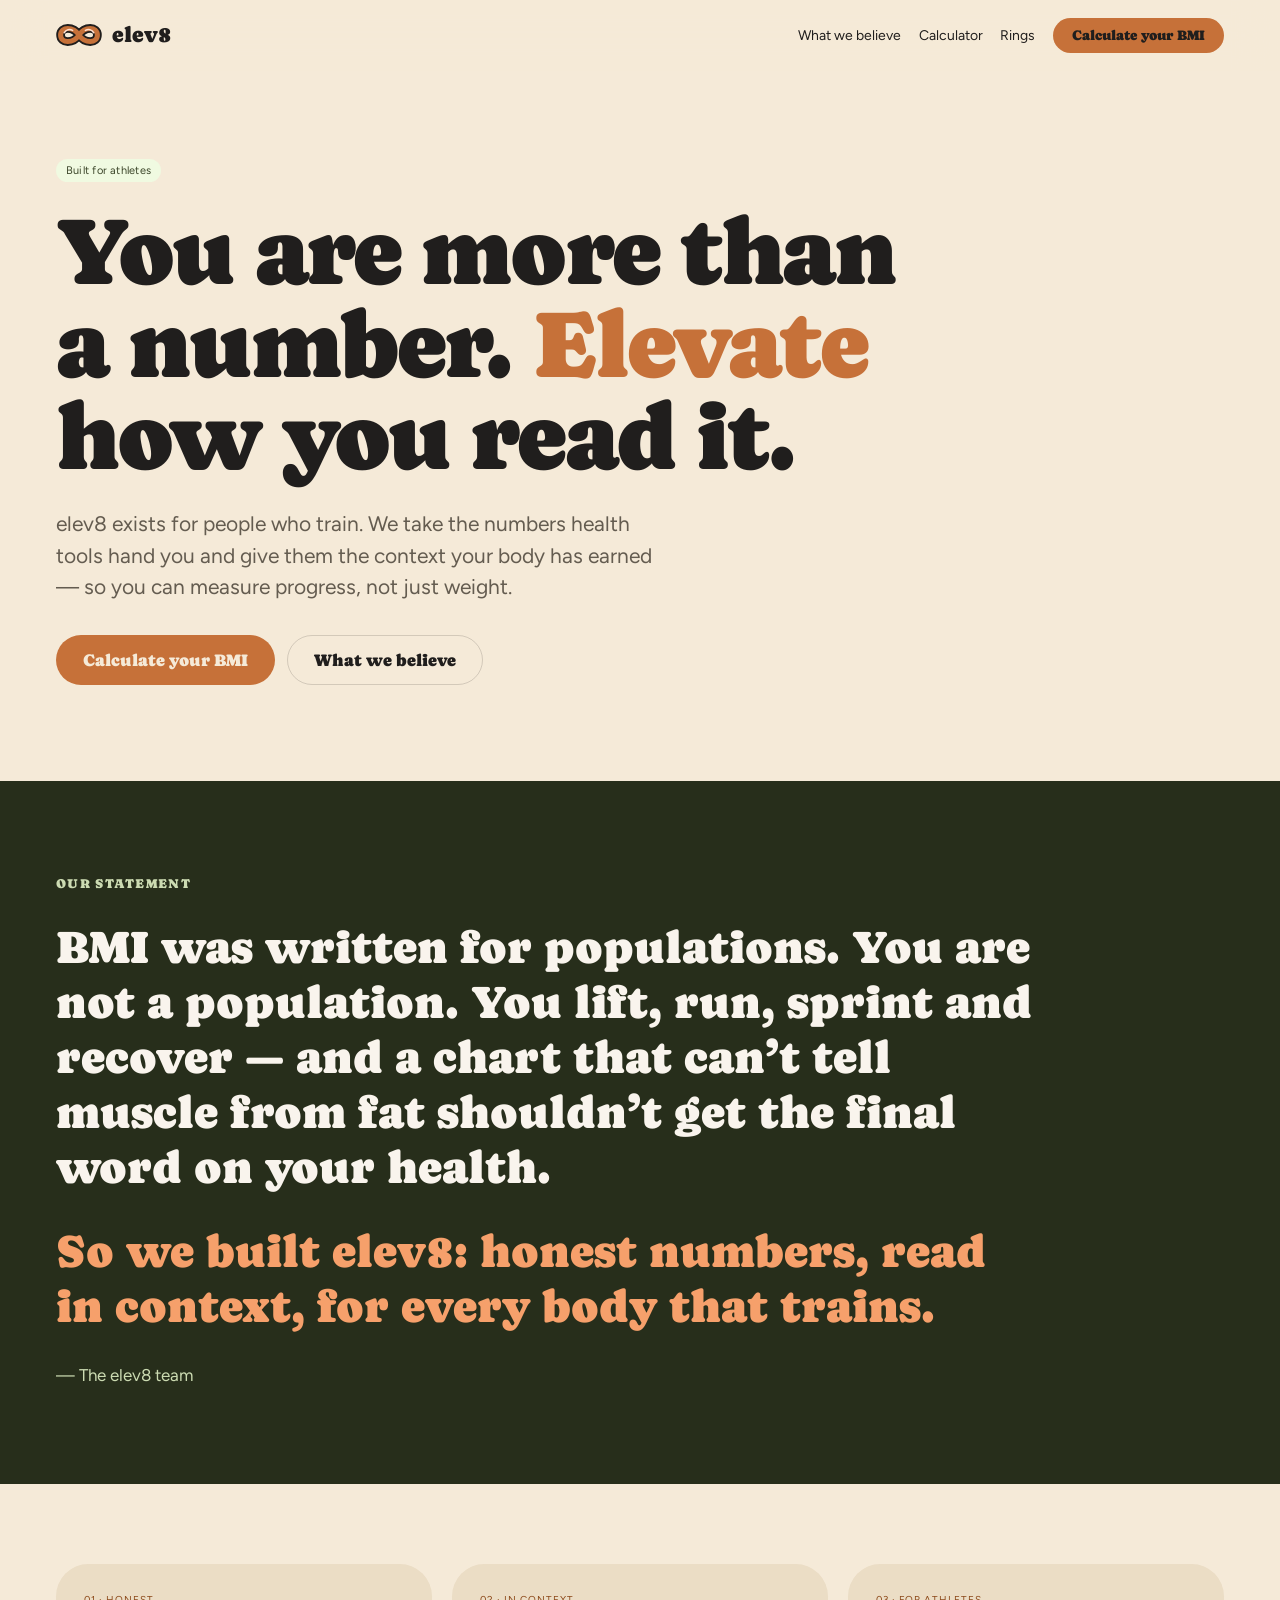
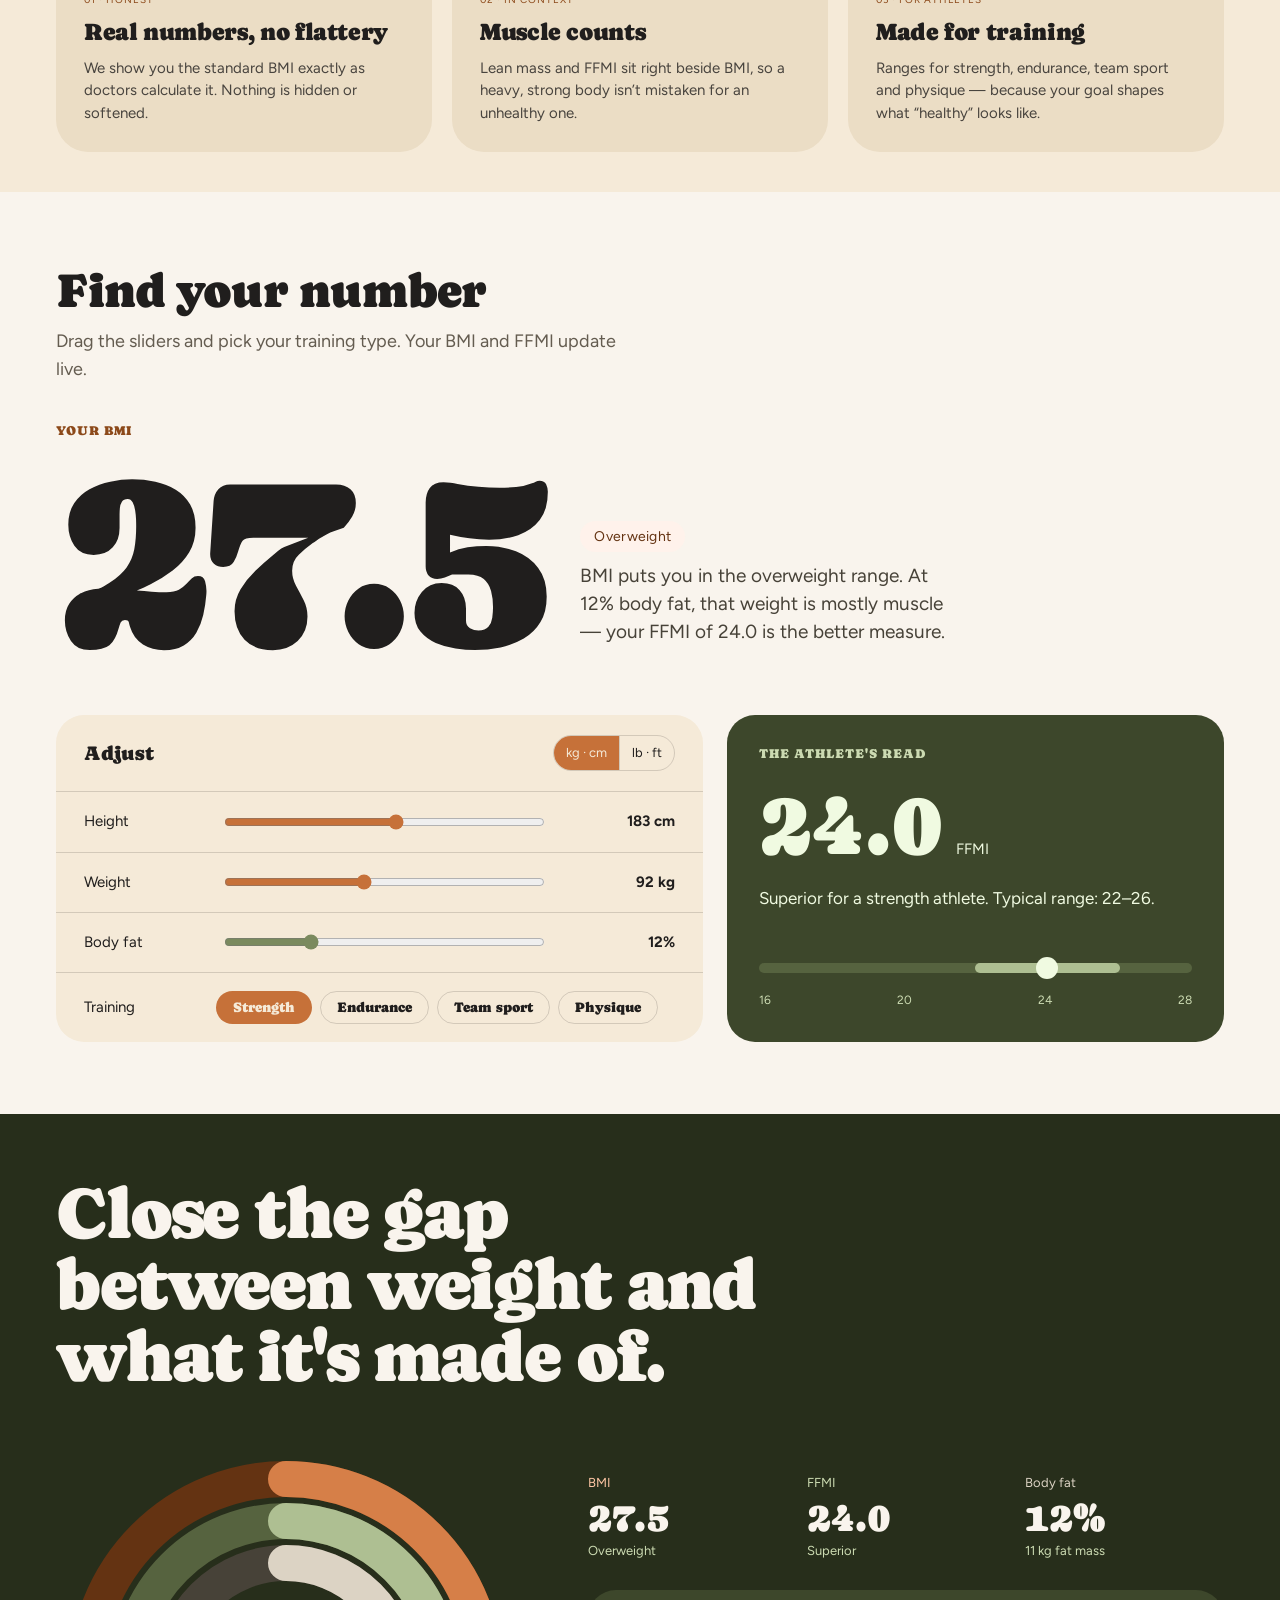
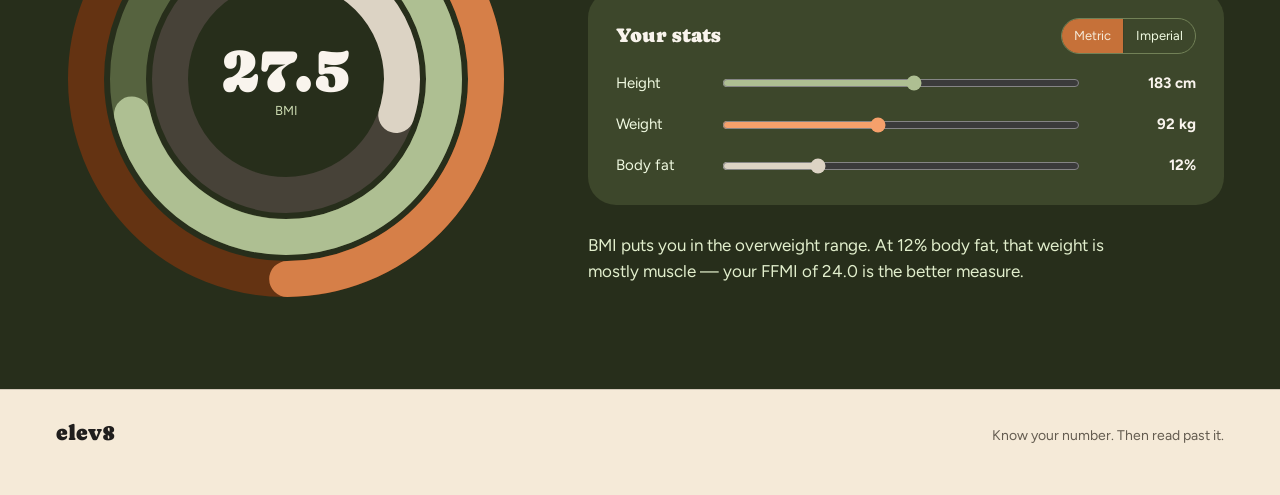
<file: site/index.html>
<!DOCTYPE html>
<html lang="en">
<head>
<meta charset="utf-8">
<meta name="viewport" content="width=device-width, initial-scale=1">
<title>elev8 · Numbers for bodies that train</title>
<meta name="description" content="elev8 believes your body is more than a number. We pair BMI with lean mass so athletes get a reading that actually means something.">
<link rel="stylesheet" href="css/organic.css">
<link rel="stylesheet" href="css/app.css">
</head>
<body class="lp">

<header class="lp-header">
  <nav class="nav site-nav wrap" aria-label="Main">
    <a class="nav-brand" href="index.html">
      <svg class="logo" width="46" height="24" viewBox="0 0 100 50" aria-hidden="true"><path class="logo-ink" d="M50 25C38 6 10 6 10 25S38 44 50 25 90 6 90 25 62 44 50 25Z"/><path class="logo-fill" d="M50 25C38 6 10 6 10 25S38 44 50 25 90 6 90 25 62 44 50 25Z"/><path class="logo-hi" d="M18 20C22 13 30 12 36 15"/><path class="logo-hi" d="M64 15C70 12 78 13 82 20"/></svg>
      <span>elev8</span>
    </a>
    <a class="nav-link" href="#belief">What we believe</a>
    <a class="nav-link" href="#calculator">Calculator</a>
    <a class="nav-link" href="#rings">Rings</a>
    <a class="btn btn-primary" href="#calculator">Calculate your BMI</a>
  </nav>
</header>

<main>
  <section class="lp-hero wrap">
    <span class="tag tag-accent-2">Built for athletes</span>
    <h1>You are more than a number. <em>Elevate</em> how you read it.</h1>
    <p>elev8 exists for people who train. We take the numbers health tools hand you and give them the context your body has earned — so you can measure progress, not just weight.</p>
    <div class="lp-ctas">
      <a class="btn btn-primary" href="#calculator">Calculate your BMI</a>
      <a class="btn btn-secondary" href="#belief">What we believe</a>
    </div>
  </section>

  <section class="lp-belief" id="belief" aria-labelledby="belief-title">
    <div class="wrap lp-belief-inner">
      <h6 id="belief-title">Our statement</h6>
      <blockquote>
        <p>BMI was written for populations. You are not a population. You lift, run, sprint and recover — and a chart that can’t tell muscle from fat shouldn’t get the final word on your health.</p>
        <p>So we built elev8: honest numbers, read in context, for every body that trains.</p>
      </blockquote>
      <p class="lp-sign">— The elev8 team</p>
    </div>
  </section>

  <section class="lp-pillars wrap" aria-label="Our principles">
    <div class="card">
      <div class="card-kicker">01 · Honest</div>
      <h2 class="card-title">Real numbers, no flattery</h2>
      <p class="card-body">We show you the standard BMI exactly as doctors calculate it. Nothing is hidden or softened.</p>
    </div>
    <div class="card">
      <div class="card-kicker">02 · In context</div>
      <h2 class="card-title">Muscle counts</h2>
      <p class="card-body">Lean mass and FFMI sit right beside BMI, so a heavy, strong body isn’t mistaken for an unhealthy one.</p>
    </div>
    <div class="card">
      <div class="card-kicker">03 · For athletes</div>
      <h2 class="card-title">Made for training</h2>
      <p class="card-body">Ranges for strength, endurance, team sport and physique — because your goal shapes what “healthy” looks like.</p>
    </div>
  </section>

  <section class="bn lp-section" id="calculator" aria-labelledby="calc-title">
    <div class="wrap">
      <div class="lp-section-head">
        <h2 id="calc-title">Find your number</h2>
        <p>Drag the sliders and pick your training type. Your BMI and FFMI update live.</p>
      </div>

      <div class="bn-top" aria-live="polite">
        <h6>Your BMI</h6>
        <div class="bn-hero">
          <span class="num" data-text="bmi"></span>
          <div class="bn-hero-copy">
            <span class="tag tag-accent" data-text="bmiCat"></span>
            <p data-text="verdict"></p>
          </div>
        </div>
      </div>

      <div class="bn-grid">
        <form class="bn-sheet" onsubmit="return false" aria-label="Adjust your stats">
          <div class="bn-sheet-head">
            <span class="title">Adjust</span>
            <div class="seg" role="radiogroup" aria-label="Units">
              <label class="seg-opt"><input type="radio" name="bn-unit" data-unit="metric">kg · cm</label>
              <label class="seg-opt"><input type="radio" name="bn-unit" data-unit="imperial">lb · ft</label>
            </div>
          </div>
          <div class="bn-row"><label for="bn-h">Height</label><input id="bn-h" type="range" min="140" max="220" data-input="heightCm"><strong data-text="heightLabel"></strong></div>
          <div class="bn-row"><label for="bn-w">Weight</label><input id="bn-w" type="range" min="40" max="160" data-input="weightKg"><strong data-text="weightLabel"></strong></div>
          <div class="bn-row"><label for="bn-bf">Body fat</label><input id="bn-bf" type="range" min="4" max="35" data-input="bf" style="--range:var(--color-accent-2)"><strong data-text="bfLabel"></strong></div>
          <div class="bn-row-training bn-row">
            <span id="training-label">Training</span>
            <div class="bn-sports" role="group" aria-labelledby="training-label">
              <button type="button" class="btn btn-secondary" data-sport="strength">Strength</button>
              <button type="button" class="btn btn-secondary" data-sport="endurance">Endurance</button>
              <button type="button" class="btn btn-secondary" data-sport="team">Team sport</button>
              <button type="button" class="btn btn-secondary" data-sport="physique">Physique</button>
            </div>
          </div>
        </form>

        <aside class="bn-read" aria-live="polite">
          <h6>The athlete's read</h6>
          <div class="bn-read-num"><span class="num" data-text="ffmi"></span><span>FFMI</span></div>
          <p><span data-text="ffmiCat"></span> for a <span data-text="sportName"></span> athlete. Typical range: <span data-text="sportRange"></span>.</p>
          <div class="track bn-ffmi" data-vars="pos=ffmiPos l=rangeL w=rangeW" aria-hidden="true">
            <div class="bn-ffmi-range"></div>
            <div class="thumb"></div>
          </div>
          <div class="bn-ticks" aria-hidden="true"><span>16</span><span>20</span><span>24</span><span>28</span></div>
        </aside>
      </div>
    </div>
  </section>

  <section class="rg lp-section" id="rings" aria-labelledby="rings-title">
    <div class="wrap">
      <div class="rg-title">
        <h2 id="rings-title">Close the gap between weight and what it's made of.</h2>
      </div>

      <div class="rg-body">
        <div class="rg-rings" role="img" aria-label="Rings for BMI, FFMI and body fat">
          <svg viewBox="0 0 460 460" aria-hidden="true">
            <circle cx="230" cy="230" r="200" stroke="var(--color-accent-800)"/>
            <circle class="arc" cx="230" cy="230" r="200" stroke="var(--color-accent-500)" stroke-dasharray="1256.6" data-attr="stroke-dashoffset=ringBmi"/>
            <circle cx="230" cy="230" r="158" stroke="var(--color-accent-2-700)"/>
            <circle class="arc" cx="230" cy="230" r="158" stroke="var(--color-accent-2-400)" stroke-dasharray="992.7" data-attr="stroke-dashoffset=ringFfmi"/>
            <circle cx="230" cy="230" r="116" stroke="var(--color-neutral-800)"/>
            <circle class="arc" cx="230" cy="230" r="116" stroke="var(--color-neutral-300)" stroke-dasharray="728.8" data-attr="stroke-dashoffset=ringBf"/>
          </svg>
          <div class="rg-center"><span class="num" data-text="bmi"></span><small>BMI</small></div>
        </div>

        <div class="rg-side">
          <div class="rg-stats" aria-live="polite">
            <div class="rg-stat"><span class="k-bmi">BMI</span><span class="num" data-text="bmi"></span><span data-text="bmiCat"></span></div>
            <div class="rg-stat"><span>FFMI</span><span class="num" data-text="ffmi"></span><span data-text="ffmiCat"></span></div>
            <div class="rg-stat"><span class="k-bf">Body fat</span><span class="num" data-text="bfLabel"></span><span><span data-text="fatLabel"></span> fat mass</span></div>
          </div>

          <form class="rg-panel" onsubmit="return false" aria-label="Your stats">
            <div class="rg-panel-head">
              <span class="title">Your stats</span>
              <div class="seg" role="radiogroup" aria-label="Units">
                <label class="seg-opt"><input type="radio" name="rg-unit" data-unit="metric">Metric</label>
                <label class="seg-opt"><input type="radio" name="rg-unit" data-unit="imperial">Imperial</label>
              </div>
            </div>
            <div class="rg-row"><label for="rg-h">Height</label><input id="rg-h" type="range" min="140" max="220" data-input="heightCm" style="--range:var(--color-accent-2-400)"><strong data-text="heightLabel"></strong></div>
            <div class="rg-row"><label for="rg-w">Weight</label><input id="rg-w" type="range" min="40" max="160" data-input="weightKg" style="--range:var(--color-accent-400)"><strong data-text="weightLabel"></strong></div>
            <div class="rg-row"><label for="rg-bf">Body fat</label><input id="rg-bf" type="range" min="4" max="35" data-input="bf" style="--range:var(--color-neutral-300)"><strong data-text="bfLabel"></strong></div>
          </form>

          <p class="rg-verdict" data-text="verdict" aria-live="polite"></p>
        </div>
      </div>
    </div>
  </section>
</main>

<footer class="lp-footer wrap">
  <span class="num">elev8</span>
  <span>Know your number. Then read past it.</span>
</footer>

<script src="js/bmi.js"></script>
<script>
  Elev8.mount(document.getElementById('calculator'));
  Elev8.mount(document.getElementById('rings'));
</script>

</body>
</html>
</file>
<file: site/css/organic.css>
/* Organic — design-system tokens and component classes. This file is the source of truth for the system's look; retune it here and see readme.md. */
@import url('https://fonts.googleapis.com/css2?family=Caprasimo:wght@400&family=Figtree:wght@400;600;700&display=swap');

:root {
  --color-bg: #f5ead8;
  --color-surface: #ebddc5;
  --color-text: #201e1d;
  --color-accent: #c67139;
  --color-accent-2: #7a8a5e;
  --color-divider: color-mix(in srgb, #201e1d 16%, transparent);

  /* Tonal ramps — generated in OKLCH on one shared lightness scale, so the
     same step of any role matches the others in visual value. */
  --color-neutral-100: #f9f4ed;
  --color-neutral-200: #eee7db;
  --color-neutral-300: #dcd3c4;
  --color-neutral-400: #c0b6a5;
  --color-neutral-500: #a19786;
  --color-neutral-600: #82796a;
  --color-neutral-700: #645c50;
  --color-neutral-800: #474238;
  --color-neutral-900: #2e2b25;

  --color-accent-100: #fff2eb;
  --color-accent-200: #ffe1d0;
  --color-accent-300: #ffc6a5;
  --color-accent-400: #f6a06b;
  --color-accent-500: #d67f48;
  --color-accent-600: #b2622d;
  --color-accent-700: #8c491a;
  --color-accent-800: #643312;
  --color-accent-900: #402310;

  --color-accent-2-100: #f0fae1;
  --color-accent-2-200: #e1eecc;
  --color-accent-2-300: #ccdbb2;
  --color-accent-2-400: #aebf92;
  --color-accent-2-500: #8fa073;
  --color-accent-2-600: #728157;
  --color-accent-2-700: #56633f;
  --color-accent-2-800: #3d472b;
  --color-accent-2-900: #272e1b;

  --font-heading: "Caprasimo", system-ui, sans-serif;
  --font-heading-weight: 400;
  --font-body: "Figtree", system-ui, sans-serif;

  --space-1: 4.4px;
  --space-2: 8.8px;
  --space-3: 13.2px;
  --space-4: 17.6px;
  --space-6: 26.4px;
  --space-8: 35.2px;

  --radius-sm: 8px;
  --radius-md: 16px;
  --radius-lg: 28px;

  /* Elevation — derived from the ground: soft ink-tinted shadows on a
     light theme, a hairline edge + ambient darkness on a dark one. */
  --shadow-sm: 0 1px 2px color-mix(in srgb, #2e2b25 14%, transparent);
  --shadow-md: 0 3px 10px color-mix(in srgb, #2e2b25 16%, transparent);
  --shadow-lg: 0 12px 32px color-mix(in srgb, #2e2b25 22%, transparent);
}

body {
  background: var(--color-bg);
  color: var(--color-text);
  font-family: var(--font-body);
}
h1, h2, h3, h4 { font-family: var(--font-heading); font-weight: var(--font-heading-weight); }

.washed{filter:saturate(0.6) contrast(0.85) brightness(1.1) opacity(0.94)}

/* ══════════════════════════════════════════════════════════════════════════
   Components — built with the tokens above. Plain CSS
   on plain HTML: no JavaScript, no build step. Each class is documented in
   readme.md and demonstrated in foundations/ and components/.
   ══════════════════════════════════════════════════════════════════════ */

*, *::before, *::after { box-sizing: border-box; }
body { margin: 0; font-size: 15px; line-height: 1.55; font-weight: 400; }
h1, h2, h3, h4, h5, h6 {
  font-family: var(--font-heading); font-weight: var(--font-heading-weight);
  line-height: 1.12; letter-spacing: -0.015em; margin: 0 0 var(--space-2);
}
h1 { font-size: 42px; }
h2 { font-size: 32px; }
h3 { font-size: 25px; }
h4 { font-size: 20px; }
h5 { font-size: 16px; }
h6 { font-size: 13px; }
h6 { letter-spacing: 0.08em; text-transform: uppercase; }
p { margin: 0 0 var(--space-3); }
a { color: var(--color-accent); text-underline-offset: 3px; }
img { display: block; max-width: 100%; }
figure { margin: 0; }
figcaption {
  font-size: 11px; margin-top: var(--space-1);
  color: color-mix(in srgb, var(--color-text) 55%, transparent);
}
.text-muted { color: color-mix(in srgb, var(--color-text) 55%, transparent); }
:focus { outline: none; }
:focus-visible { outline: 2px solid var(--color-accent); outline-offset: 2px; }
::selection { background: color-mix(in srgb, var(--color-accent) 30%, transparent); }

/* — rules — */
.hr {
  height: 1px; border: 0; margin: var(--space-4) 0;
  background: var(--color-divider);
}

/* — buttons — */
.btn {
  display: inline-flex; align-items: center; justify-content: center; gap: 6px;
  cursor: pointer; text-decoration: none;
  font-family: var(--font-heading); font-weight: var(--font-heading-weight);
  font-size: 14px; line-height: 1.2; color: var(--color-text); /* matches the .input's 14px —
     the pair sits side by side in sign-up rows */
  background: transparent; border: 1px solid transparent;
  padding: var(--space-2) calc(var(--space-3) * 1.2);
  border-radius: var(--radius-md);
}
.btn svg { display: block; }
.btn:disabled { opacity: 0.45; cursor: not-allowed; }
.btn-primary { background: var(--color-accent); color: var(--color-bg); }
.btn-primary:hover { background: var(--color-accent-600); }
.btn-primary:active { background: var(--color-accent-700); }
.btn-secondary { border-color: var(--color-divider); }
.btn-secondary:hover { background: color-mix(in srgb, var(--color-text) 7%, transparent); }
.btn-secondary:active { background: color-mix(in srgb, var(--color-text) 14%, transparent); }
.btn-ghost { color: var(--color-accent); padding-inline: var(--space-1); }
.btn-ghost:hover { background: color-mix(in srgb, var(--color-accent) 10%, transparent); }
.btn-ghost:active { background: color-mix(in srgb, var(--color-accent) 18%, transparent); }
.btn-icon { width: 36px; height: 36px; padding: 0; }
.btn-block { width: 100%; margin-top: var(--space-2); }

/* — forms — */
.field > label {
  display: block; font-size: 12px; margin-bottom: 5px;
  color: color-mix(in srgb, var(--color-text) 70%, transparent);
}
.input {
  width: 100%; min-height: 36px; padding: 6px 10px; font: inherit;
  font-size: 14px; color: var(--color-text); caret-color: var(--color-accent);
  background: var(--color-surface);
  border: 1px solid var(--color-divider); border-radius: var(--radius-md);
}
.input:hover { border-color: color-mix(in srgb, var(--color-text) 45%, transparent); }
.input:focus-visible { border-color: var(--color-accent); outline-offset: 0; }
textarea.input { min-height: 90px; resize: vertical; }
.radio { display: inline-flex; align-items: center; gap: 8px; cursor: pointer; font-size: 14px; }
.radio input, .seg-opt input {
  position: absolute; opacity: 0; width: 0; height: 0; pointer-events: none;
}
.radio .dot {
  width: 16px; height: 16px; flex: none; border-radius: 50%;
  border: 1.5px solid var(--color-divider);
}
.radio:hover .dot { border-color: var(--color-accent); }
.radio input:checked + .dot {
  border-color: var(--color-accent); background: var(--color-accent);
  box-shadow: inset 0 0 0 4px var(--color-bg);
}
.radio input:focus-visible + .dot { outline: 2px solid var(--color-accent); outline-offset: 2px; }
.seg {
  display: inline-flex; overflow: hidden;
  border: 1px solid var(--color-divider); border-radius: var(--radius-md);
}
.seg-opt {
  display: inline-flex; align-items: center; gap: 6px;
  padding: 7px 12px; font-size: 13px; cursor: pointer;
}
.seg-opt + .seg-opt { border-left: 1px solid var(--color-divider); }
.seg-opt:has(input:checked) { background: var(--color-accent); color: var(--color-bg); }
.seg-opt:not(:has(input:checked)):hover { background: color-mix(in srgb, var(--color-text) 7%, transparent); }
.seg-opt:has(input:focus-visible) { outline: 2px solid var(--color-accent); outline-offset: -2px; }

/* — cards — */
.card {
  display: flex; flex-direction: column; gap: var(--space-2);
  padding: var(--space-3); border-radius: var(--radius-md); background: var(--color-surface);
}
.card-kicker { font-size: 10px; letter-spacing: 0.1em; text-transform: uppercase; color: var(--color-accent); }
.card-title {
  font-family: var(--font-heading); font-weight: var(--font-heading-weight);
  font-size: 17px; line-height: 1.2;
}
.card-body { margin: 0; font-size: 13px; opacity: 0.8; flex: 1; }
.card-meta {
  display: flex; align-items: center; gap: 6px; font-size: 11px;
  color: color-mix(in srgb, var(--color-text) 50%, transparent);
}
.elev-sm { box-shadow: var(--shadow-sm); }
.elev-md { box-shadow: var(--shadow-md); }
.elev-lg { box-shadow: var(--shadow-lg); }

/* — tags — */
.tag {
  display: inline-flex; align-items: center; font-size: 11px;
  letter-spacing: 0.02em; padding: 3px 10px;
  border-radius: calc(var(--radius-md) * 0.75);
}
.tag-accent { background: var(--color-accent-100); color: var(--color-accent-800); }
.tag-accent-2 { background: var(--color-accent-2-100); color: var(--color-accent-2-800); }
.tag-neutral { background: var(--color-neutral-100); color: var(--color-neutral-800); }
.tag-outline { border: 1px solid var(--color-accent); color: var(--color-accent); }

/* — navigation — */
.nav {
  display: flex; align-items: center; gap: var(--space-4);
  padding: var(--space-3) var(--space-4);
  border-bottom: none;
}
.nav-brand {
  font-family: var(--font-heading); font-weight: var(--font-heading-weight);
  font-size: 18px; margin-right: auto;
}
.nav a { color: inherit; text-decoration: none; font-size: 14px; }
.nav a:hover, .nav a[aria-current='page'] { color: var(--color-accent); }

/* — tables — */
.table { width: 100%; border-collapse: collapse; font-size: 14px; }
.table th {
  text-align: left; font-size: 11px; letter-spacing: 0.08em; text-transform: uppercase;
  color: color-mix(in srgb, var(--color-text) 60%, transparent);
  padding: var(--space-2); border-bottom: 1px solid var(--color-divider);
}
.table td {
  padding: var(--space-2);
  border-bottom: 1px solid color-mix(in srgb, var(--color-text) 8%, transparent);
}
.table tbody tr:hover { background: color-mix(in srgb, var(--color-text) 4%, transparent); }

/* — dialog — */
.dialog-backdrop {
  position: fixed; inset: 0; display: grid; place-items: center;
  padding: var(--space-4);
  background: color-mix(in srgb, var(--color-neutral-900) 50%, transparent);
}
.dialog {
  width: min(440px, 100%); display: flex; flex-direction: column; gap: var(--space-3);
  padding: var(--space-4); border-radius: var(--radius-lg);
  background: var(--color-surface); box-shadow: var(--shadow-lg);
}
.dialog-title {
  font-family: var(--font-heading); font-weight: var(--font-heading-weight);
  font-size: 20px;
}
.dialog-body { font-size: 14px; opacity: 0.85; }
.dialog-actions { display: flex; justify-content: flex-end; gap: var(--space-2); margin-top: var(--space-2); }

/* — rounded frame: everything softens, small controls go pill — */
.card, .dialog { border-radius: calc(var(--radius-lg) * 1.15); }
.btn, .tag, .seg, .input { border-radius: 999px; }
.input { padding-inline: 14px; }
</file>
<file: site/css/app.css>
/* elev8 — page styles built on the Organic tokens in organic.css. */

/* ── shared ─────────────────────────────────────────────────────────────── */
.wrap { max-width: 1280px; margin: 0 auto; }
.num { font-family: var(--font-heading); font-weight: var(--font-heading-weight); line-height: 1; }
input[type="range"] { width: 100%; min-width: 0; margin: 0; accent-color: var(--range, var(--color-accent)); }

/* logo: puffy infinity, three strokes — ink outline, fill, highlights */
.logo path { fill: none; }
.logo-ink { stroke: var(--logo-ink, var(--color-text)); stroke-width: 19; stroke-linejoin: round; }
.logo-fill { stroke: var(--logo-fill, var(--color-accent)); stroke-width: 11; stroke-linejoin: round; }
.logo-hi { stroke: var(--logo-hi, var(--color-accent-200)); stroke-width: 3.5; stroke-linecap: round; }

.site-nav { padding: 18px 56px; }
.site-nav .nav-brand { display: flex; align-items: center; gap: 10px; font-size: 22px; color: inherit; text-decoration: none; }
.site-nav .nav-brand:hover { color: inherit; }
.site-nav .btn { padding: 8px 18px; }

/* scale track with a sliding thumb; --pos is 0–100 */
.track { position: relative; border-radius: 999px; }
.thumb {
  position: absolute; width: 22px; height: 22px; margin-left: -11px; border-radius: 50%;
  left: calc(var(--pos, 0) * 1%); transition: left .3s;
}

/* ── landing · brand statement ──────────────────────────────────────────── */
.lp { background: var(--color-bg); }
.lp-header {
  position: sticky; top: 0; z-index: 10;
  background: color-mix(in srgb, var(--color-bg) 80%, transparent);
  -webkit-backdrop-filter: blur(20px); backdrop-filter: blur(20px);
}
.lp-hero { display: flex; flex-direction: column; gap: 24px; padding: 88px 56px 96px; max-width: 1280px; }
.lp-hero .tag { align-self: flex-start; }
.lp-ctas { display: flex; flex-wrap: wrap; gap: 12px; margin-top: 8px; }
.lp-ctas .btn { font-size: 17px; padding: 14px 26px; }
.lp-hero h1 { font-size: clamp(48px, 7.4vw, 104px); line-height: .98; margin: 0; max-width: 1040px; letter-spacing: -0.03em; text-wrap: balance; }
.lp-hero h1 em { font-style: normal; color: var(--color-accent); }
.lp-hero p { font-size: 21px; line-height: 1.5; max-width: 620px; color: var(--color-neutral-700); margin: 0; text-wrap: pretty; }

.lp-belief { background: var(--color-accent-2-900); color: var(--color-accent-2-100); scroll-margin-top: 64px; }
.lp-belief-inner { padding: 96px 56px; display: flex; flex-direction: column; gap: 28px; }
.lp-belief h6 { margin: 0; font-size: 13px; letter-spacing: 0.1em; text-transform: uppercase; color: var(--color-accent-2-300); }
.lp-belief blockquote { margin: 0; display: flex; flex-direction: column; gap: 28px; max-width: 980px; }
.lp-belief blockquote p {
  margin: 0; font-family: var(--font-heading); font-size: clamp(28px, 3.6vw, 46px);
  line-height: 1.2; color: var(--color-neutral-100); text-wrap: pretty;
}
.lp-belief blockquote p + p { color: var(--color-accent-400); }
.lp-sign { margin: 0; font-size: 17px; color: var(--color-accent-2-300); }

.lp-pillars { display: grid; grid-template-columns: repeat(3, minmax(0, 1fr)); gap: 20px; padding: 80px 56px 40px; }
.lp-pillars .card { padding: 28px; gap: 10px; }
.lp-pillars .card-kicker { color: var(--color-accent-700); }
.lp-pillars .card-title { font-size: 24px; margin: 0; }
.lp-pillars .card-body { font-size: 15px; line-height: 1.5; }

.lp-section { scroll-margin-top: 64px; }
.lp-section-head { display: flex; flex-direction: column; gap: 10px; padding: 72px 56px 0; }
.lp-section-head h2 { font-size: clamp(34px, 4vw, 48px); margin: 0; letter-spacing: -0.02em; }
.lp-section-head p { margin: 0; font-size: 18px; max-width: 560px; color: var(--color-neutral-700); }

.lp-footer {
  display: flex; justify-content: space-between; align-items: baseline; flex-wrap: wrap; gap: 12px;
  padding: 32px 56px 48px; border-top: 1px solid var(--color-divider); font-size: 14px; color: var(--color-neutral-700);
}
.lp-footer .num { font-size: 22px; color: var(--color-text); }

/* ── 1b · one big number ────────────────────────────────────────────────── */
.bn { background: var(--color-neutral-100); }
.bn-top { padding: 40px 56px 0; display: flex; flex-direction: column; gap: 8px; }
.bn-top h6 { margin: 0; color: var(--color-accent-700); }
.bn-hero { display: flex; align-items: flex-end; gap: 32px; }
.bn-hero .num { font-size: clamp(132px, 20.3vw, 260px); line-height: .85; letter-spacing: -0.04em; }
.bn-hero-copy { display: flex; flex-direction: column; gap: 10px; padding-bottom: 22px; max-width: 380px; }
.bn-hero-copy .tag { align-self: flex-start; font-size: 14px; padding: 5px 14px; }
.bn-hero-copy p { margin: 0; font-size: 19px; line-height: 1.45; color: var(--color-neutral-800); text-wrap: pretty; }

.bn-grid { display: grid; grid-template-columns: minmax(0, 1.3fr) minmax(0, 1fr); gap: 24px; padding: 48px 56px 72px; }
.bn-sheet { border-radius: var(--radius-lg); background: var(--color-bg); overflow: hidden; }
.bn-sheet-head { display: flex; justify-content: space-between; align-items: center; gap: 12px; padding: 20px 28px; }
.bn-sheet-head .title { font-family: var(--font-heading); font-size: 20px; }
.bn-row {
  display: grid; grid-template-columns: 120px minmax(0, 1fr) 110px; align-items: center; gap: 20px;
  padding: 18px 28px; border-top: 1px solid var(--color-divider);
}
.bn-row strong { text-align: right; }
.bn-row-training { display: flex; align-items: center; gap: 12px; }
.bn-row-training > span { width: 120px; flex: none; }
.bn-sports { display: flex; gap: 8px; flex-wrap: wrap; }
.bn-sports .btn { padding: 7px 16px; }

.bn-read {
  border-radius: var(--radius-lg); background: var(--color-accent-2-800); color: var(--color-accent-2-100);
  padding: 32px; display: flex; flex-direction: column; gap: 18px;
}
.bn-read h6 { margin: 0; color: var(--color-accent-2-300); }
.bn-read-num { display: flex; align-items: baseline; gap: 12px; }
.bn-read-num .num { font-size: 88px; }
.bn-read p { margin: 0; font-size: 17px; line-height: 1.5; }
.bn-ffmi { height: 10px; background: var(--color-accent-2-700); margin-top: auto; }
.bn-ffmi-range {
  position: absolute; top: 0; bottom: 0; border-radius: 999px; background: var(--color-accent-2-400);
  left: calc(var(--l, 0) * 1%); width: calc(var(--w, 0) * 1%); transition: left .3s, width .3s;
}
.bn-ffmi .thumb { top: -6px; background: var(--color-accent-2-100); }
.bn-ticks { display: flex; justify-content: space-between; font-size: 12px; color: var(--color-accent-2-300); }

/* ── 1c · rings ─────────────────────────────────────────────────────────── */
.rg { background: var(--color-accent-2-900); color: var(--color-accent-2-100); }
.rg-title { padding: 64px 56px 0; }
.rg-title h2 { font-size: clamp(42px, 5.6vw, 72px); line-height: 1; margin: 0; max-width: 760px; letter-spacing: -0.03em; color: var(--color-neutral-100); text-wrap: balance; }
.rg-body { display: grid; grid-template-columns: 460px minmax(0, 1fr); gap: 72px; padding: 56px 56px 80px; align-items: center; }

.rg-rings { position: relative; width: 100%; max-width: 460px; aspect-ratio: 1; container-type: inline-size; }
.rg-rings svg { display: block; width: 100%; height: 100%; transform: rotate(-90deg); }
.rg-rings circle { fill: none; stroke-width: 36; }
.rg-rings .arc { stroke-linecap: round; transition: stroke-dashoffset .4s; }
.rg-center { position: absolute; inset: 0; display: flex; flex-direction: column; align-items: center; justify-content: center; }
.rg-center .num { font-size: clamp(40px, 14cqw, 64px); color: var(--color-neutral-100); }
.rg-center small { font-size: 13px; color: var(--color-accent-2-300); }

.rg-side { display: flex; flex-direction: column; gap: 28px; min-width: 0; }
.rg-stats { display: grid; grid-template-columns: repeat(3, minmax(0, 1fr)); gap: 20px; }
.rg-stat { display: flex; flex-direction: column; gap: 4px; font-size: 13px; color: var(--color-accent-2-300); }
.rg-stat .num { font-size: 40px; color: var(--color-neutral-100); }
.rg-stat .k-bmi { color: var(--color-accent-300); }
.rg-stat .k-bf { color: var(--color-neutral-300); }

.rg-panel { display: flex; flex-direction: column; gap: 18px; padding: 28px; border-radius: var(--radius-lg); background: var(--color-accent-2-800); }
.rg-panel-head { display: flex; justify-content: space-between; align-items: center; gap: 12px; }
.rg-panel-head .title { font-family: var(--font-heading); font-size: 20px; color: var(--color-neutral-100); }
.rg-panel .seg { border-color: var(--color-accent-2-600); }
.rg-row { display: grid; grid-template-columns: 90px minmax(0, 1fr) 100px; align-items: center; gap: 16px; }
.rg-row strong { text-align: right; color: var(--color-neutral-100); }
.rg-verdict { margin: 0; font-size: 17px; line-height: 1.5; max-width: 560px; color: var(--color-accent-2-200); }

/* ── responsive ─────────────────────────────────────────────────────────── */
@media (max-width: 1180px) {
  .rg-body { grid-template-columns: 380px minmax(0, 1fr); gap: 48px; }
}

@media (max-width: 980px) {
  .site-nav { padding: 16px 32px; }
  .lp-hero { padding: 64px 32px 72px; }
  .lp-belief-inner { padding: 72px 32px; }
  .lp-pillars { grid-template-columns: minmax(0, 1fr); }
  .lp-pillars { padding: 56px 32px 24px; }
  .lp-section-head { padding: 56px 32px 0; }
  .lp-footer { padding: 28px 32px 40px; }
  .bn-top { padding: 40px 32px 0; }
  .bn-grid { grid-template-columns: minmax(0, 1fr); padding: 40px 32px 56px; }
  .rg-title { padding: 48px 32px 0; }
  .rg-body { grid-template-columns: minmax(0, 1fr); padding: 40px 32px 64px; justify-items: center; }
  .rg-side { width: 100%; }
}

@media (max-width: 760px) {
  .site-nav .nav-link { display: none; }
  .bn-hero { flex-direction: column; align-items: flex-start; gap: 16px; }
  .bn-hero-copy { padding-bottom: 0; }
}

@media (max-width: 560px) {
  .site-nav { padding: 14px 16px; }

  .lp-hero { padding: 40px 16px 56px; gap: 20px; }
  .lp-hero p { font-size: 18px; }
  .lp-ctas .btn { font-size: 16px; padding: 12px 22px; }
  .lp-belief-inner { padding: 56px 16px; gap: 22px; }
  .lp-pillars { padding: 40px 16px 16px; gap: 14px; }
  .lp-section-head { padding: 40px 16px 0; }
  .lp-footer { padding: 24px 16px 32px; }

  .bn-top { padding: 28px 16px 0; }
  .bn-hero-copy p { font-size: 17px; }
  .bn-grid { padding: 28px 16px 40px; gap: 16px; }
  .bn-sheet-head { padding: 16px 18px; }
  .bn-row { grid-template-columns: 64px minmax(0, 1fr) 72px; gap: 12px; padding: 16px 18px; }
  .bn-row-training { flex-direction: column; align-items: flex-start; padding: 16px 18px; }
  .bn-row-training > span { width: auto; }
  .bn-read { padding: 24px; }
  .bn-read-num .num { font-size: 72px; }

  .rg-title { padding: 32px 16px 0; }
  .rg-body { padding: 32px 16px 48px; gap: 36px; }
  .rg-stats { gap: 12px; }
  .rg-stat .num { font-size: 30px; }
  .rg-panel { padding: 20px; }
  .rg-row { grid-template-columns: 64px minmax(0, 1fr) 72px; gap: 12px; }
}
</file>
